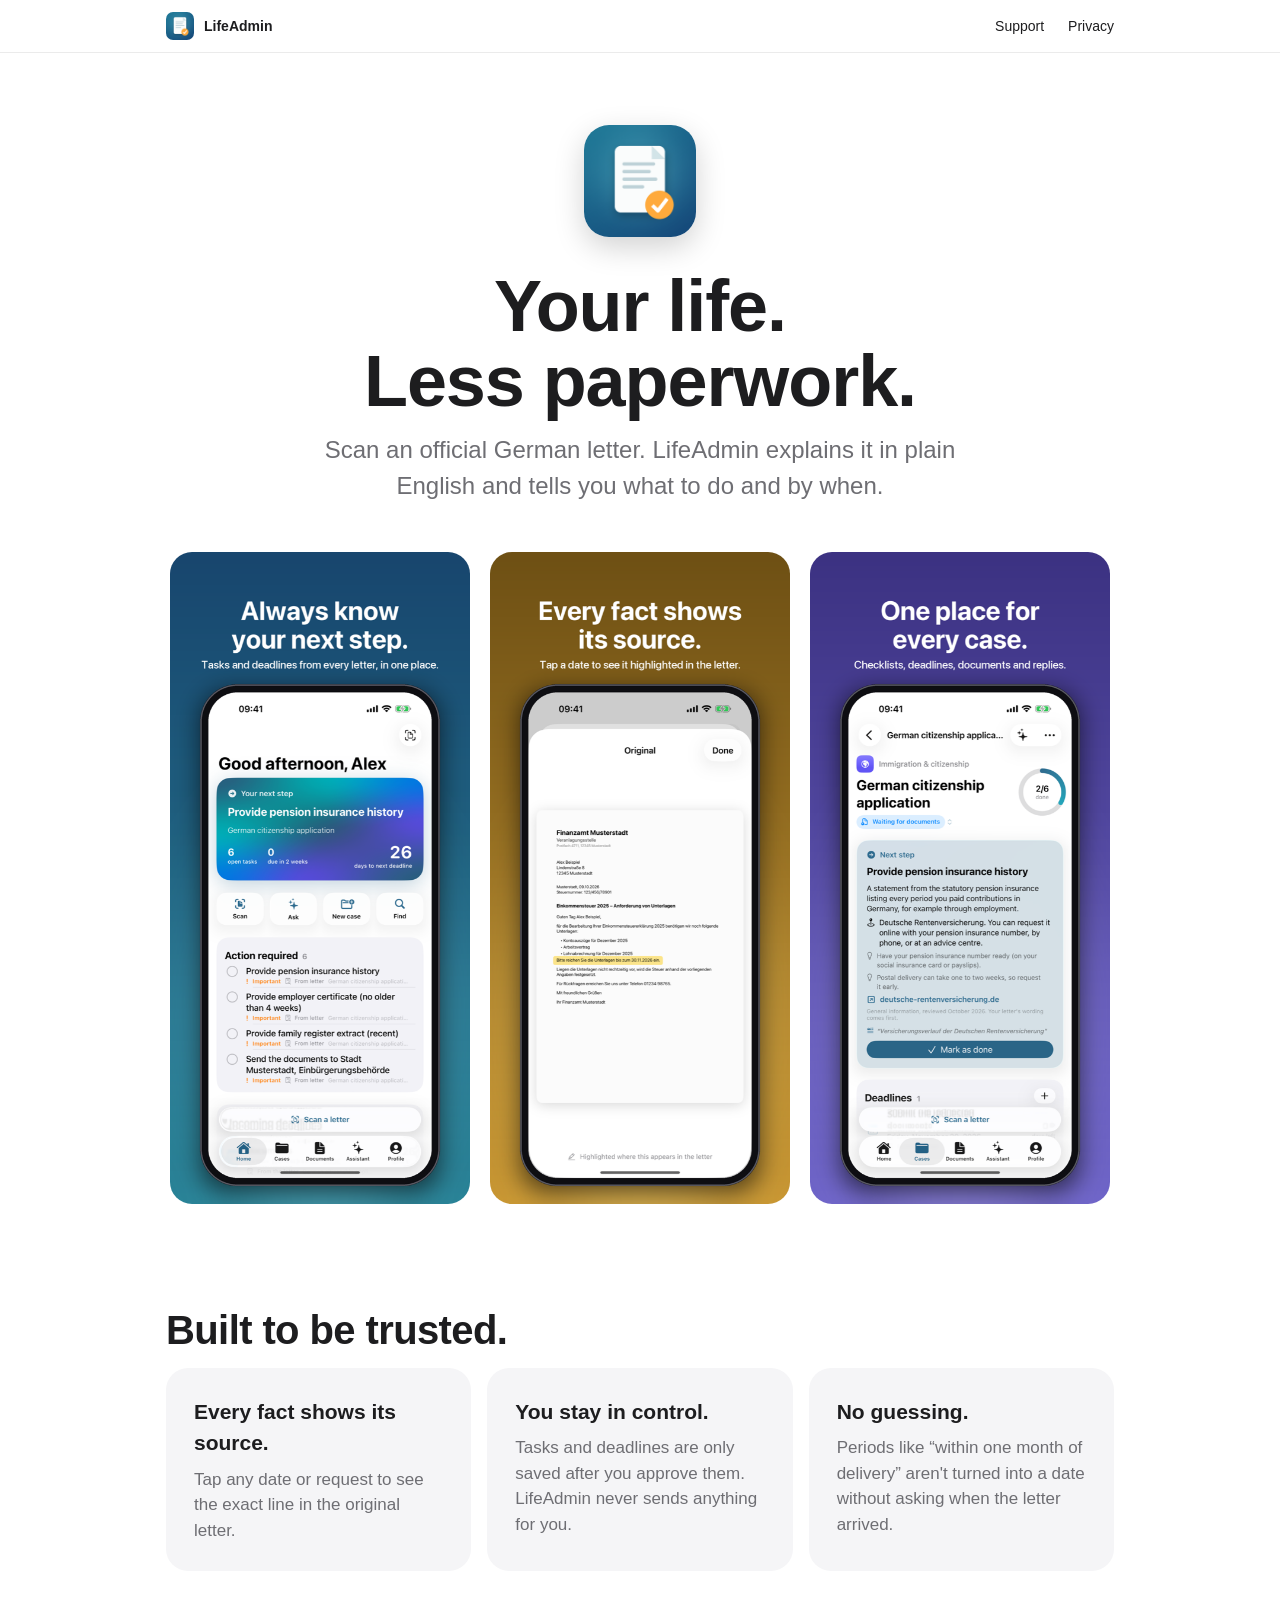
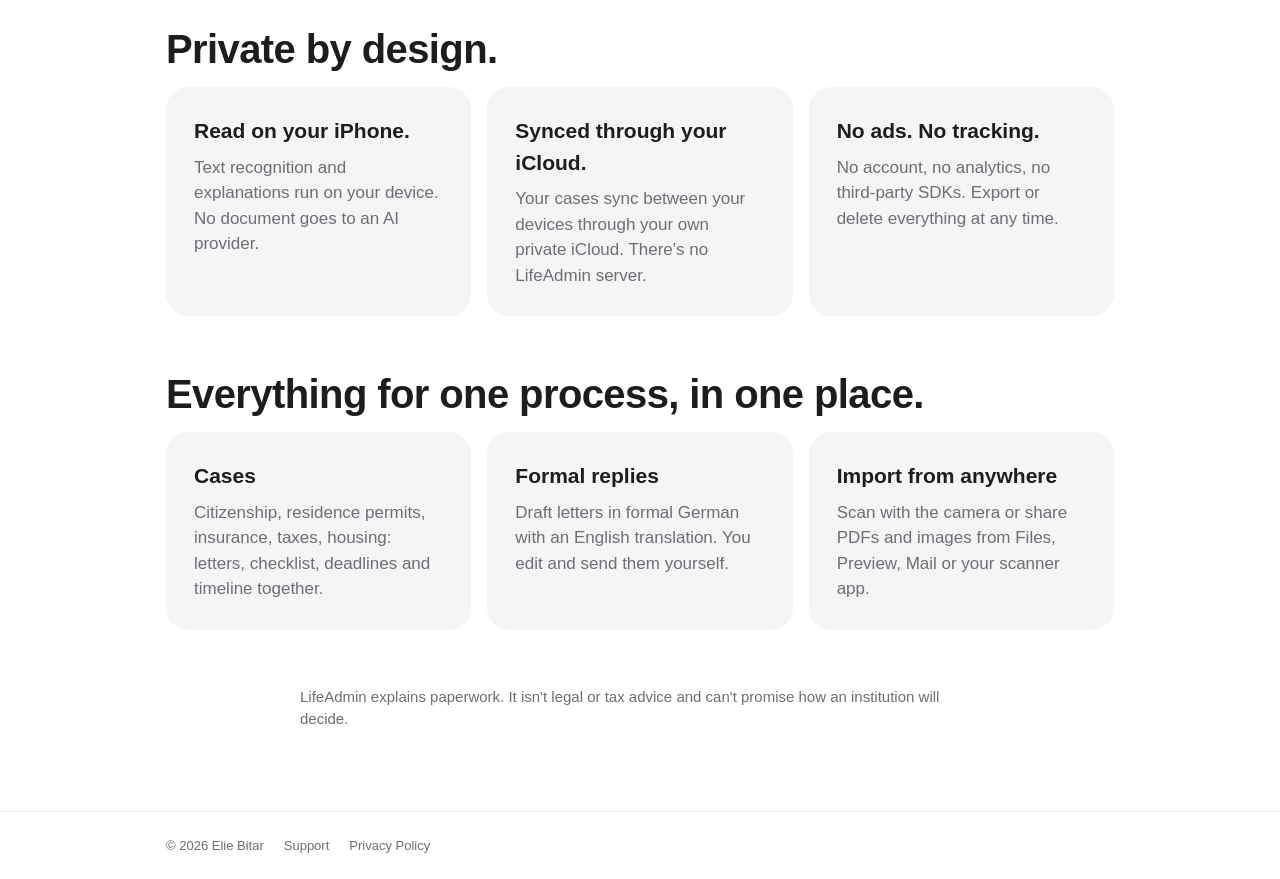
<file: index.html>
<!doctype html>
<html lang="en">
<head>
<meta charset="utf-8">
<meta name="viewport" content="width=device-width, initial-scale=1">
<title>LifeAdmin: German paperwork, explained</title>
<meta name="description" content="Scan an official German letter and see what it means, what to do and by when. Private, on device, synced only through your iCloud.">
<link rel="icon" href="icon.png">
<link rel="stylesheet" href="style.css">
</head>
<body>
<nav><div class="inner">
  <a class="brand" href="./"><img src="icon.png" alt="">LifeAdmin</a>
  <a href="support.html">Support</a>
  <a href="privacy.html">Privacy</a>
</div></nav>
<main>
  <section class="hero">
    <img class="icon" src="icon.png" alt="LifeAdmin app icon">
    <h1>Your life.<br>Less paperwork.</h1>
    <p class="lead">Scan an official German letter. LifeAdmin explains it in plain English and tells you what to do and by when.</p>
    <div class="shots">
      <img src="shot-1.png" alt="Home screen showing your next step and upcoming deadlines">
      <img src="shot-2.png" alt="The original letter with the deadline highlighted">
      <img src="shot-3.png" alt="A citizenship case with its checklist and next step">
    </div>
  </section>

  <h2>Built to be trusted.</h2>
  <div class="grid">
    <div class="card"><h3>Every fact shows its source.</h3><p>Tap any date or request to see the exact line in the original letter.</p></div>
    <div class="card"><h3>You stay in control.</h3><p>Tasks and deadlines are only saved after you approve them. LifeAdmin never sends anything for you.</p></div>
    <div class="card"><h3>No guessing.</h3><p>Periods like “within one month of delivery” aren't turned into a date without asking when the letter arrived.</p></div>
  </div>

  <h2>Private by design.</h2>
  <div class="grid">
    <div class="card"><h3>Read on your iPhone.</h3><p>Text recognition and explanations run on your device. No document goes to an AI provider.</p></div>
    <div class="card"><h3>Synced through your iCloud.</h3><p>Your cases sync between your devices through your own private iCloud. There's no LifeAdmin server.</p></div>
    <div class="card"><h3>No ads. No tracking.</h3><p>No account, no analytics, no third-party SDKs. Export or delete everything at any time.</p></div>
  </div>

  <h2>Everything for one process, in one place.</h2>
  <div class="grid">
    <div class="card"><h3>Cases</h3><p>Citizenship, residence permits, insurance, taxes, housing: letters, checklist, deadlines and timeline together.</p></div>
    <div class="card"><h3>Formal replies</h3><p>Draft letters in formal German with an English translation. You edit and send them yourself.</p></div>
    <div class="card"><h3>Import from anywhere</h3><p>Scan with the camera or share PDFs and images from Files, Preview, Mail or your scanner app.</p></div>
  </div>

  <p class="lead" style="margin-top:56px;font-size:15px">LifeAdmin explains paperwork. It isn't legal or tax advice and can't promise how an institution will decide.</p>
</main>
<footer><div class="inner">
  <span>© 2026 Elie Bitar</span>
  <a href="support.html">Support</a>
  <a href="privacy.html">Privacy Policy</a>
</div></footer>
</body>
</html>
</file>
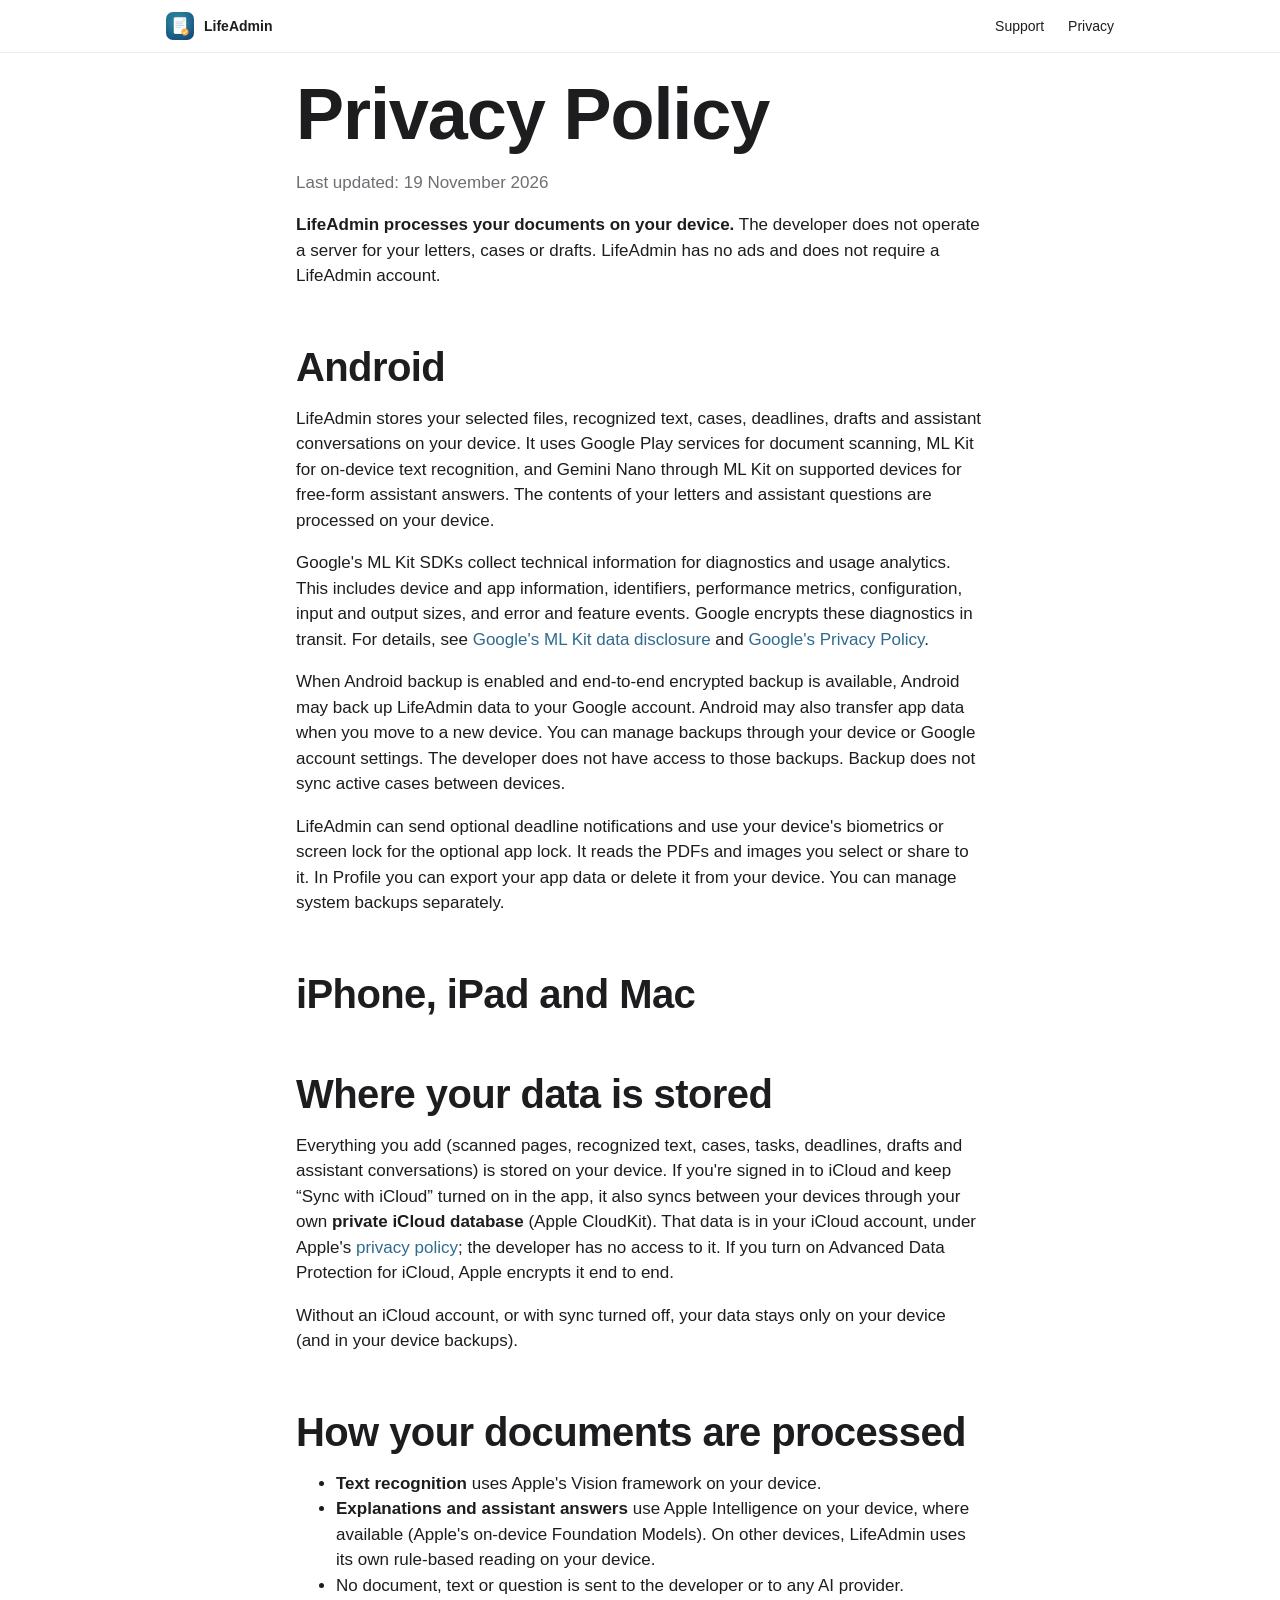
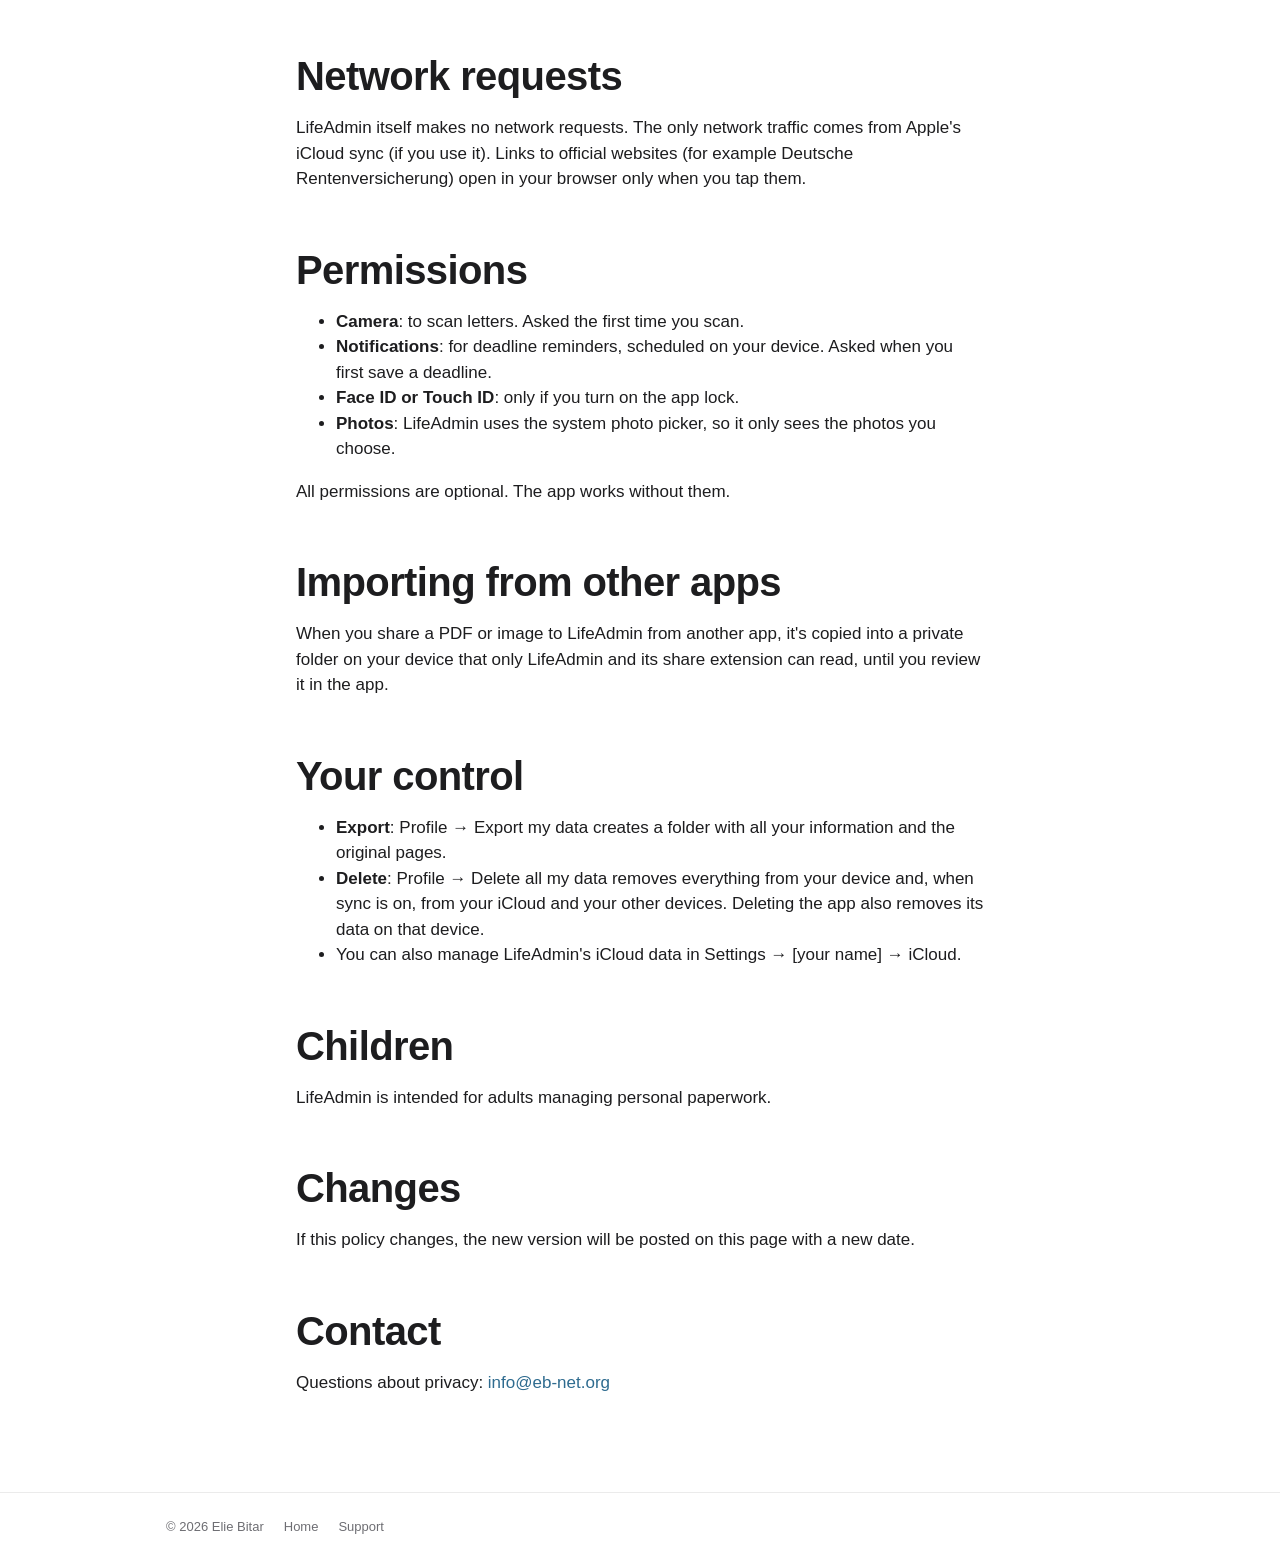
<file: privacy.html>
<!doctype html>
<html lang="en">
<head>
<meta charset="utf-8">
<meta name="viewport" content="width=device-width, initial-scale=1">
<title>LifeAdmin Privacy Policy</title>
<link rel="icon" href="icon.png">
<link rel="stylesheet" href="style.css">
</head>
<body>
<nav><div class="inner">
  <a class="brand" href="./"><img src="icon.png" alt="">LifeAdmin</a>
  <a href="support.html">Support</a>
  <a href="privacy.html">Privacy</a>
</div></nav>
<main class="prose">
  <h1>Privacy Policy</h1>
  <p class="muted">Last updated: 19 November 2026</p>

  <p><strong>LifeAdmin processes your documents on your device.</strong> The developer does not operate a server for your letters, cases or drafts. LifeAdmin has no ads and does not require a LifeAdmin account.</p>

  <h2 id="android">Android</h2>
  <p>LifeAdmin stores your selected files, recognized text, cases, deadlines, drafts and assistant conversations on your device. It uses Google Play services for document scanning, ML Kit for on-device text recognition, and Gemini Nano through ML Kit on supported devices for free-form assistant answers. The contents of your letters and assistant questions are processed on your device.</p>
  <p>Google's ML Kit SDKs collect technical information for diagnostics and usage analytics. This includes device and app information, identifiers, performance metrics, configuration, input and output sizes, and error and feature events. Google encrypts these diagnostics in transit. For details, see <a href="https://developers.google.com/ml-kit/android-data-disclosure">Google's ML Kit data disclosure</a> and <a href="https://policies.google.com/privacy">Google's Privacy Policy</a>.</p>
  <p>When Android backup is enabled and end-to-end encrypted backup is available, Android may back up LifeAdmin data to your Google account. Android may also transfer app data when you move to a new device. You can manage backups through your device or Google account settings. The developer does not have access to those backups. Backup does not sync active cases between devices.</p>
  <p>LifeAdmin can send optional deadline notifications and use your device's biometrics or screen lock for the optional app lock. It reads the PDFs and images you select or share to it. In Profile you can export your app data or delete it from your device. You can manage system backups separately.</p>

  <h2 id="apple">iPhone, iPad and Mac</h2>
  <h2>Where your data is stored</h2>
  <p>Everything you add (scanned pages, recognized text, cases, tasks, deadlines, drafts and assistant conversations) is stored on your device. If you're signed in to iCloud and keep “Sync with iCloud” turned on in the app, it also syncs between your devices through your own <strong>private iCloud database</strong> (Apple CloudKit). That data is in your iCloud account, under Apple's <a href="https://www.apple.com/legal/privacy/">privacy policy</a>; the developer has no access to it. If you turn on Advanced Data Protection for iCloud, Apple encrypts it end to end.</p>
  <p>Without an iCloud account, or with sync turned off, your data stays only on your device (and in your device backups).</p>

  <h2>How your documents are processed</h2>
  <ul>
    <li><strong>Text recognition</strong> uses Apple's Vision framework on your device.</li>
    <li><strong>Explanations and assistant answers</strong> use Apple Intelligence on your device, where available (Apple's on-device Foundation Models). On other devices, LifeAdmin uses its own rule-based reading on your device.</li>
    <li>No document, text or question is sent to the developer or to any AI provider.</li>
  </ul>

  <h2>Network requests</h2>
  <p>LifeAdmin itself makes no network requests. The only network traffic comes from Apple's iCloud sync (if you use it). Links to official websites (for example Deutsche Rentenversicherung) open in your browser only when you tap them.</p>

  <h2>Permissions</h2>
  <ul>
    <li><strong>Camera</strong>: to scan letters. Asked the first time you scan.</li>
    <li><strong>Notifications</strong>: for deadline reminders, scheduled on your device. Asked when you first save a deadline.</li>
    <li><strong>Face ID or Touch ID</strong>: only if you turn on the app lock.</li>
    <li><strong>Photos</strong>: LifeAdmin uses the system photo picker, so it only sees the photos you choose.</li>
  </ul>
  <p>All permissions are optional. The app works without them.</p>

  <h2>Importing from other apps</h2>
  <p>When you share a PDF or image to LifeAdmin from another app, it's copied into a private folder on your device that only LifeAdmin and its share extension can read, until you review it in the app.</p>

  <h2>Your control</h2>
  <ul>
    <li><strong>Export</strong>: Profile → Export my data creates a folder with all your information and the original pages.</li>
    <li><strong>Delete</strong>: Profile → Delete all my data removes everything from your device and, when sync is on, from your iCloud and your other devices. Deleting the app also removes its data on that device.</li>
    <li>You can also manage LifeAdmin's iCloud data in Settings → [your name] → iCloud.</li>
  </ul>

  <h2>Children</h2>
  <p>LifeAdmin is intended for adults managing personal paperwork.</p>

  <h2>Changes</h2>
  <p>If this policy changes, the new version will be posted on this page with a new date.</p>

  <h2>Contact</h2>
  <p>Questions about privacy: <a href="mailto:info@eb-net.org">info@eb-net.org</a></p>
</main>
<footer><div class="inner">
  <span>© 2026 Elie Bitar</span>
  <a href="./">Home</a>
  <a href="support.html">Support</a>
</div></footer>
</body>
</html>
</file>
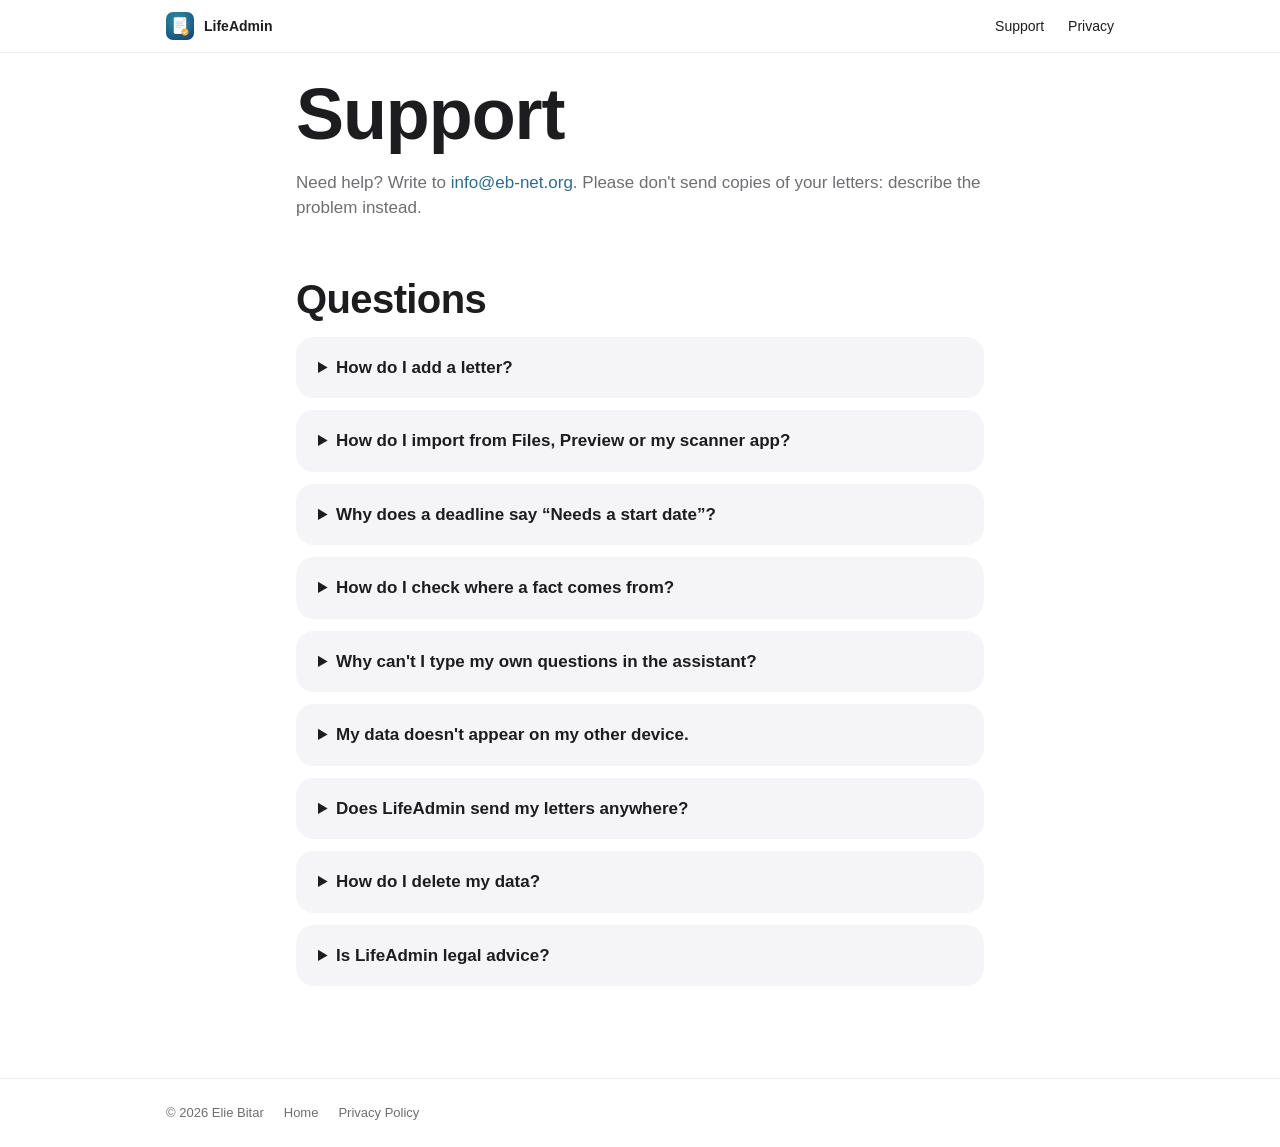
<file: support.html>
<!doctype html>
<html lang="en">
<head>
<meta charset="utf-8">
<meta name="viewport" content="width=device-width, initial-scale=1">
<title>LifeAdmin Support</title>
<link rel="icon" href="icon.png">
<link rel="stylesheet" href="style.css">
</head>
<body>
<nav><div class="inner">
  <a class="brand" href="./"><img src="icon.png" alt="">LifeAdmin</a>
  <a href="support.html">Support</a>
  <a href="privacy.html">Privacy</a>
</div></nav>
<main class="prose">
  <h1>Support</h1>
  <p class="muted">Need help? Write to <a href="mailto:info@eb-net.org">info@eb-net.org</a>. Please don't send copies of your letters: describe the problem instead.</p>

  <h2>Questions</h2>
  <details><summary>How do I add a letter?</summary>
    <p>Tap “Scan a letter” at the bottom of the screen. Scan it with the camera, choose photos, or import a PDF. No letter at hand? Try one of the fictional samples.</p></details>
  <details><summary>How do I import from Files, Preview or my scanner app?</summary>
    <p>In the other app, tap Share and choose LifeAdmin. If you don't see it, scroll the app row to the end, tap More and turn LifeAdmin on. Then open LifeAdmin: the letter opens for review.</p></details>
  <details><summary>Why does a deadline say “Needs a start date”?</summary>
    <p>Some letters give a period, like “within one month of delivery”, instead of a date. LifeAdmin asks when the letter arrived and shows the result as an estimate, because the legal start date can differ from the day it arrived. If it matters, confirm it with the institution.</p></details>
  <details><summary>How do I check where a fact comes from?</summary>
    <p>Tap the quoted line under any date, task or document. The original page opens with that line highlighted.</p></details>
  <details><summary>Why can't I type my own questions in the assistant?</summary>
    <p>Free-form questions need Apple Intelligence, which runs on supported iPhones and iPads with it turned on in Settings. The ready-made questions work on every device.</p></details>
  <details><summary>My data doesn't appear on my other device.</summary>
    <p>Check that both devices are signed in to the same iCloud account, that iCloud Drive is on, and that Profile → Sync with iCloud is on in LifeAdmin. Changes to that switch apply the next time you open the app. The first sync can take a few minutes.</p></details>
  <details><summary>Does LifeAdmin send my letters anywhere?</summary>
    <p>No. Letters are read on your device and only sync through your own iCloud. See the <a href="privacy.html">privacy policy</a>.</p></details>
  <details><summary>How do I delete my data?</summary>
    <p>Profile → Delete all my data. With iCloud sync on, this also removes it from your iCloud and your other devices.</p></details>
  <details><summary>Is LifeAdmin legal advice?</summary>
    <p>No. It explains paperwork and helps you organize it. For decisions with legal or financial consequences, ask the institution or a qualified advisor.</p></details>
</main>
<footer><div class="inner">
  <span>© 2026 Elie Bitar</span>
  <a href="./">Home</a>
  <a href="privacy.html">Privacy Policy</a>
</div></footer>
</body>
</html>
</file>
<file: style.css>
:root {
  --bg: #ffffff;
  --text: #1d1d1f;
  --muted: #6e6e73;
  --card: #f5f5f7;
  --accent: #2e6b8f;
  --nav: rgba(255, 255, 255, 0.72);
  --line: rgba(0, 0, 0, 0.08);
}
@media (prefers-color-scheme: dark) {
  :root {
    --bg: #000000;
    --text: #f5f5f7;
    --muted: #a1a1a6;
    --card: #1c1c1e;
    --accent: #61a3c7;
    --nav: rgba(22, 22, 23, 0.72);
    --line: rgba(255, 255, 255, 0.12);
  }
}
* { box-sizing: border-box; }
body {
  margin: 0;
  background: var(--bg);
  color: var(--text);
  font: 17px/1.5 -apple-system, BlinkMacSystemFont, "SF Pro Text", "Helvetica Neue", Helvetica, Arial, sans-serif;
  -webkit-font-smoothing: antialiased;
}
a { color: var(--accent); text-decoration: none; }
a:hover { text-decoration: underline; }
nav {
  position: sticky; top: 0; z-index: 10;
  backdrop-filter: saturate(180%) blur(20px); -webkit-backdrop-filter: saturate(180%) blur(20px);
  background: var(--nav); border-bottom: 1px solid var(--line);
}
nav .inner { max-width: 980px; margin: 0 auto; padding: 0 16px; height: 52px; display: flex; align-items: center; gap: 24px; }
nav .brand { display: flex; align-items: center; gap: 10px; font-weight: 600; color: var(--text); margin-right: auto; }
nav .brand img { width: 28px; height: 28px; border-radius: 7px; }
nav a { font-size: 14px; color: var(--text); }
main { max-width: 980px; margin: 0 auto; padding: 0 16px 80px; }
.hero { text-align: center; padding: 72px 0 40px; }
.hero img.icon { width: 112px; height: 112px; border-radius: 25px; box-shadow: 0 10px 30px rgba(0,0,0,0.18); }
h1 { font-size: clamp(40px, 7vw, 72px); line-height: 1.05; font-weight: 700; letter-spacing: -0.015em; margin: 24px 0 12px; }
h2 { font-size: clamp(28px, 4vw, 40px); line-height: 1.1; font-weight: 700; letter-spacing: -0.015em; margin: 56px 0 16px; }
h3 { font-size: 21px; margin: 0 0 8px; }
.lead { font-size: clamp(19px, 2.4vw, 24px); color: var(--muted); max-width: 680px; margin: 0 auto; }
.shots { display: flex; gap: 20px; justify-content: center; margin: 48px 0 8px; flex-wrap: wrap; }
.shots img { width: min(300px, 80vw); border-radius: 22px; }
.grid { display: grid; grid-template-columns: repeat(auto-fit, minmax(260px, 1fr)); gap: 16px; }
.card { background: var(--card); border-radius: 22px; padding: 28px; }
.card p { color: var(--muted); margin: 0; }
.prose { max-width: 720px; }
.prose p, .prose li { color: var(--text); }
.prose .muted { color: var(--muted); }
details { background: var(--card); border-radius: 18px; padding: 18px 22px; margin: 12px 0; }
details summary { font-weight: 600; cursor: pointer; }
details p { color: var(--muted); margin: 12px 0 0; }
footer { border-top: 1px solid var(--line); color: var(--muted); font-size: 13px; }
footer .inner { max-width: 980px; margin: 0 auto; padding: 24px 16px; display: flex; gap: 20px; flex-wrap: wrap; }
footer a { color: var(--muted); }
</file>
